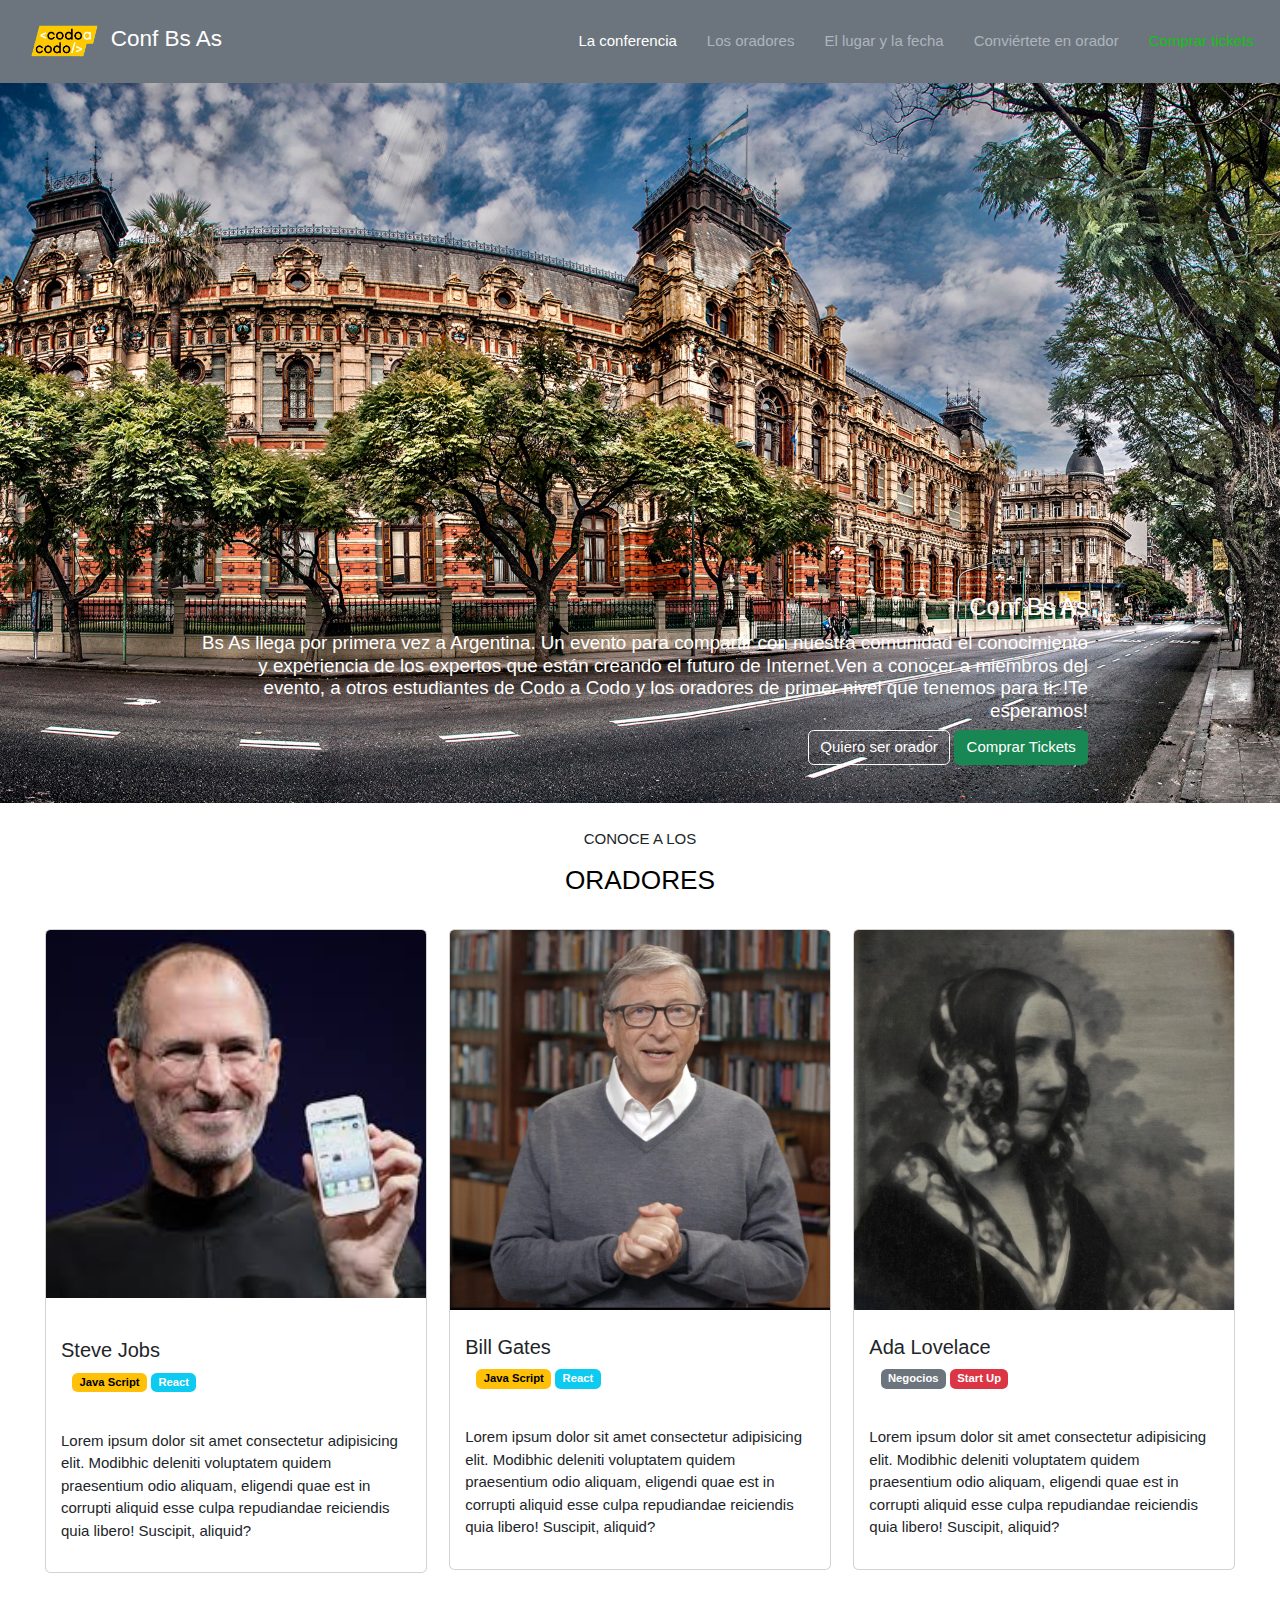
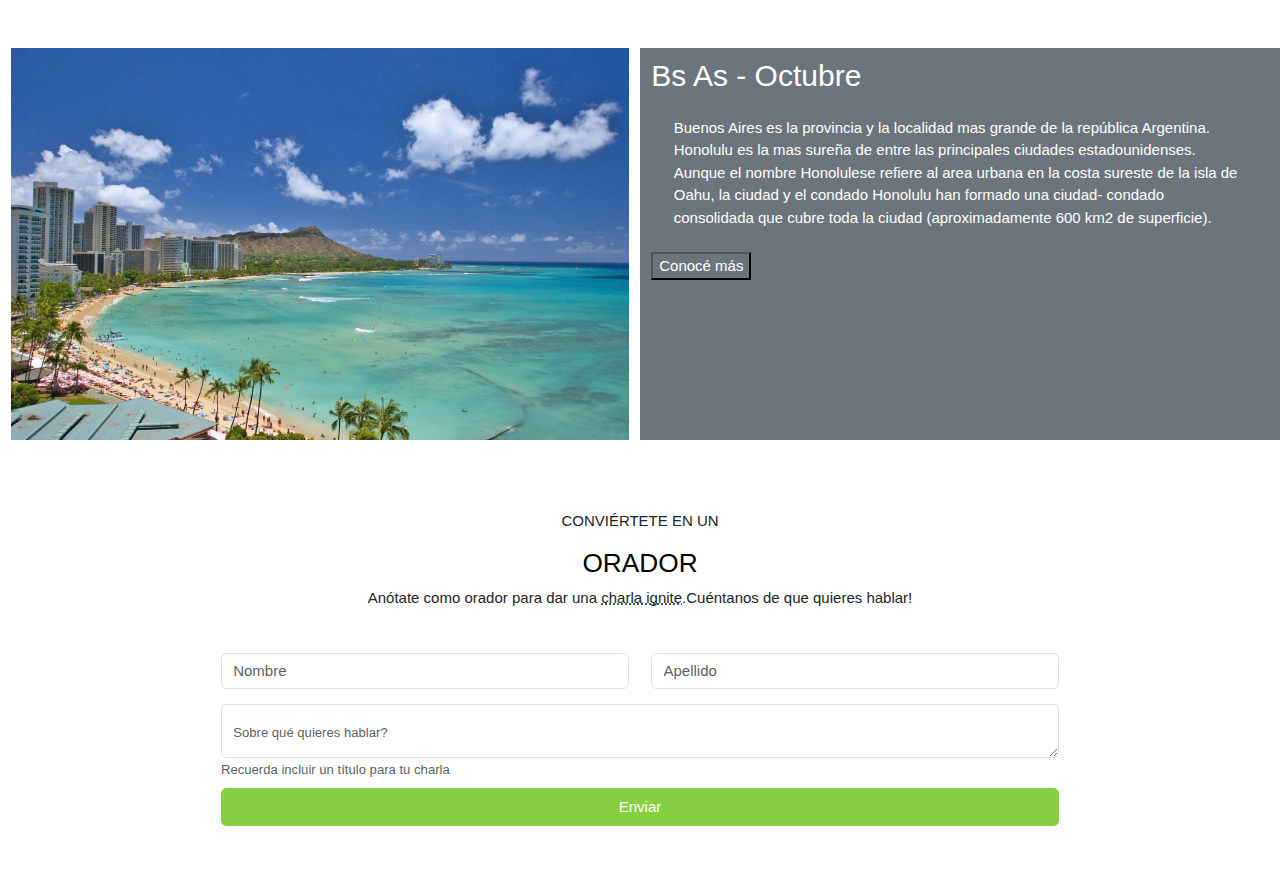
<file: index.html>
<!DOCTYPE html>
<html lang="es">
<head>
    <meta charset="UTF-8">
    <meta http-equiv="X-UA-Compatible" content="IE=edge">
    <meta name="viewport" content="width=device-width, initial-scale=1.0">
    <link href="https://cdn.jsdelivr.net/npm/bootstrap@5.1.3/dist/css/bootstrap.min.css" rel="stylesheet">
    <script src="https://cdn.jsdelivr.net/npm/bootstrap@5.1.3/dist/js/bootstrap.bundle.min.js"></script>
    <link rel="stylesheet" href="https://www.w3schools.com/w3css/4/w3.css">
    <link rel="stylesheet" href="https://www.w3schools.com/lib/w3-colors-2018.css">
    
    
    <title>TP Integrador</title>
</head>
<body>                 
                            <nav class="container-fluid navbar navbar-expand-lg navbar-dark bg-secondary"> 
                               <div class="container-fluid ">  
                                   <div class="nav d-inline-flex p-2 text-white" > 
                                    <img class="img-fluid" src="img/codoacodo.png" width="20%" alt="Responsive image">
                                    <h6 class=" fs-4 text-white ">Conf Bs As</h6>
                                            </div>
                                          <ul class="nav justify-content-end">
                                            <li class="nav-item"><a href="#" class="nav-link active" aria-current="page" style="color:#fff">La conferencia</a></li>
                                            <li class="nav-item"><a href="#" class="nav-link" style="color:  #adb5bd">Los oradores</a></li>
                                            <li class="nav-item"><a href="#" class="nav-link" style="color:  #adb5bd">El lugar y la fecha</a></li>
                                            <li class="nav-item"><a href="#" class="nav-link" style="color:  #adb5bd" >Conviértete en orador</a></li>
                                            <li class="nav-item"><a href="tickets.html" class="nav-link" style="color: rgb(19, 194, 19) ">Comprar tickets</a></li> 
                                          </ul>
                                </div> 
                              </nav>
                    </div>
          <!-- se fue el style que desentonaba me rendí con la imagen y salio carrousel-->    
            
    </nav>
    <div class="carousel slide col" data-bs-ride="carousel">
        <div class="carousel-inner">
            <div class="carousel-item active">
                <img src="./img/ba1.jpg" alt="BsAs" class="d-block" style="width: 100%;">
                <div class="carousel-caption text-end">
                  <h3>Conf Bs As</h3>
                  <p class="h5">
                        Bs As llega por primera vez a Argentina. Un evento para compartir con nuestra comunidad el conocimiento y experiencia de los expertos que están creando el futuro de Internet.Ven a conocer a miembros del evento, a otros estudiantes de Codo a Codo y los oradores de primer nivel que tenemos para ti. !Te esperamos!
                    </p>
                    <button class="btn btn-outline-secondary" style="color: white; border-color: white;">Quiero ser orador</button>
					<button class="btn btn-success">Comprar Tickets</button>
                </div>
            </div>
        </div>  
    </div>    

                       <div class="container-fluid  text.secondary text-center" style="padding:25px">
                           <p class="fs-6 ">CONOCE A LOS</p>
                           <p class="h3 text-black">ORADORES</p>
                          </div>
                       </div>       
     <div class="container-fluid px-sm-5">
               <div class="row ">           
                      <div class="col sm-4 justify-content-center"> 
                         <div class="card g-0" >
                             <img class="card-img-top mb-3" src="img/steve.jpg" alt="Responsive image" class="img-fluid" > 
                               <div class="card-body">
                                 <h4 class="card-title ">Steve Jobs</h4>
                                   <div class="container mt-2"> 
                                     <span class="badge bg-warning text-black">Java Script</span>
                                     <span class="badge bg-info">React</span>
                                   </div>
                                  <p class="card-text"><p><br>Lorem ipsum dolor sit amet consectetur adipisicing elit. Modibhic deleniti voluptatem quidem praesentium odio aliquam, eligendi quae est in corrupti aliquid esse culpa repudiandae reiciendis quia libero! Suscipit, aliquid?</p>
                               </div>
                           </div>
                        </div>  
                         <div class="col sm-4 justify-content-center">
                            <div class="card g-0" >
                                <img class="card-img-top" src="img/bill.jpg" alt=" Responsive image">
                                  <div class="card-body">
                                    <h4 class="card-title">Bill Gates</h4>
                                      <div class="container mt-2"> 
                                        <span class="badge bg-warning text-black">Java Script</span>
                                        <span class="badge bg-info">React</span>
                                      </div>
                                     <p class="card-text"><p><br>Lorem ipsum dolor sit amet consectetur adipisicing elit. Modibhic deleniti voluptatem quidem praesentium odio aliquam, eligendi quae est in corrupti aliquid esse culpa repudiandae reiciendis quia libero! Suscipit, aliquid?</p>
                                  </div>
                              </div>
                          </div>   
                          <div class="col sm-4 justify-content-center"> 
                            <div class="card g-0 " > 
                                 <img class="card-img-top" src="img/ada.jpeg" class="img-fluid" alt=" Responsive image">
                                   <div class="card-body ">
                                     <h4 class="card-title">Ada Lovelace</h4>
                                       <div class="container mt-2">                          
                                         <span class="badge bg-secondary">Negocios</span>
                                         <span class="badge bg-danger">Start Up</span> 
                                      </div>                         
                                     <p class="card-text"><p><br>Lorem ipsum dolor sit amet consectetur adipisicing elit. Modibhic deleniti voluptatem quidem praesentium odio aliquam, eligendi quae est in corrupti aliquid esse culpa repudiandae reiciendis quia libero! Suscipit, aliquid?</p>
                                  </div>
                               </div>   
                           </div>
                   </div>                       
    </div>    
         <div class="container-fluid pt-4">
           <div class="row justify-content-start py-5">
                <div class="col-6 mt-2">
                 <img src="img/honolulu.jpg" class="img-fluid" alt="homolulu ">
                </div>
            <div class="col-6  mt-2 bg-secondary text-white">
             <h2>Bs As - Octubre</h2>
               <p class="m-4">Buenos Aires es la provincia y la localidad mas grande de la república Argentina. Honolulu es la mas
                  sureña de entre las principales ciudades estadounidenses. Aunque el nombre Honolulese refiere al area
                  urbana en la costa sureste de la isla de Oahu, la ciudad y el condado Honolulu han formado una ciudad-
                  condado consolidada que cubre toda la ciudad (aproximadamente 600 km2 de superficie).</p>
                <div>
                  <div class="col  text-align: center ">
                    <a href="#" class="link-dark">
                        <button  type="button" class=" border: 2px solid bg-secondary btn-sm text-white" >Conocé más</button>
                  </a>
                  </div>  
              </div>
            </div>
           </div>
         </div>
                <div class="container-fluid  text.secondary text-center" style="padding:25px; ">
                   <div class="row "> 
                      <p class="fs-6">CONVIÉRTETE EN UN</p> 
                      <p class="h3 text-black">ORADOR</p>
                      <p>Anótate como orador para dar una <span><abbr title="">charla ignite</abbr></span>.Cuéntanos de que quieres hablar!</p>
        
                   <!--   <p class="fs-6" id="form ">CONVIÉRTETE EN</p>
                     <p class="h1 text-black">ORADOR</p>
                     <p>Anótate como orador para dar una "charla ignite". Cuéntanos de que quieres hablar!</p>-->
                    </div>        
                 </div> 
                                   
             <div class="container   ">
      
         <div class="w-75 m-auto">
          <form class="mt-1 " action="" method="post">
                 <div class="mb-2">
                    <div class="row">
                        <div class="form-group col-md-6 ">
                          
                            <input type="text" name="nombre"  class="form-control" placeholder="Nombre">
                        </div>
                        <div class="col-md-6">
                            <input type="text" name="apellido" class="form-control" placeholder="Apellido">
                        </div>
                    </div>
                 </div>
                 <div class="form-floating mb-2 mt-3">
                       <textarea class="form-control "  rows="5"  name="text" placeholder="Comment goes here"></textarea>
                       <label for="comment" class="form-text text-muted">Sobre qué quieres hablar?</label>
                     
                       <small id="ayudaEmail" class="form-text text-muted">Recuerda incluir un título para tu charla</small>
                   </div>                             
                             <!-- BOTON-->
                    <div class="d-grid gap-2">
                                    <!--  <div class=" row"> -->
                    <button type="button"  class="btn border-0 rounded  text-white p-2"style="background-color: rgb(135, 207, 64)"  >Enviar</button>
                     </div>



                     
           </form>
                  </div>  
  </div>                
  
             </div>


         <div class=" row mt-2 "> 
          
           <div class="container -fluid "> 
            <ul class="nav justify-content-between align-items-center w3-2018-sailor-blue">
              <li class="nav-item"><a href="#" class="nav-link px-5 text-white">Preguntas<br>frecuentes</a></li>
              <li class="nav-item"><a href="#" class="nav-link px-2 text-white">Contáctanos</a></li>
              <li class="nav-item"><a href="#" class="nav-link px-2 text-white">Prensa</a></li>
              <li class="nav-item"><a href="#" class="nav-link px-2 text-white">Conferencias</a></li>
              <li class="nav-item"><a href="#" class="nav-link px-2 text-white">Terminos y<br>condiciones</a></li>
              <li class="nav-item"><a href="#" class="nav-link px-2 text-white">Privacidad</a></li>
              <li class="nav-item"><a href="#" class="nav-link px-5 text-white">Estudiantes</a></li>
            </ul>
          </div>  
         </div>
       

      
</body>
</html>
</file>
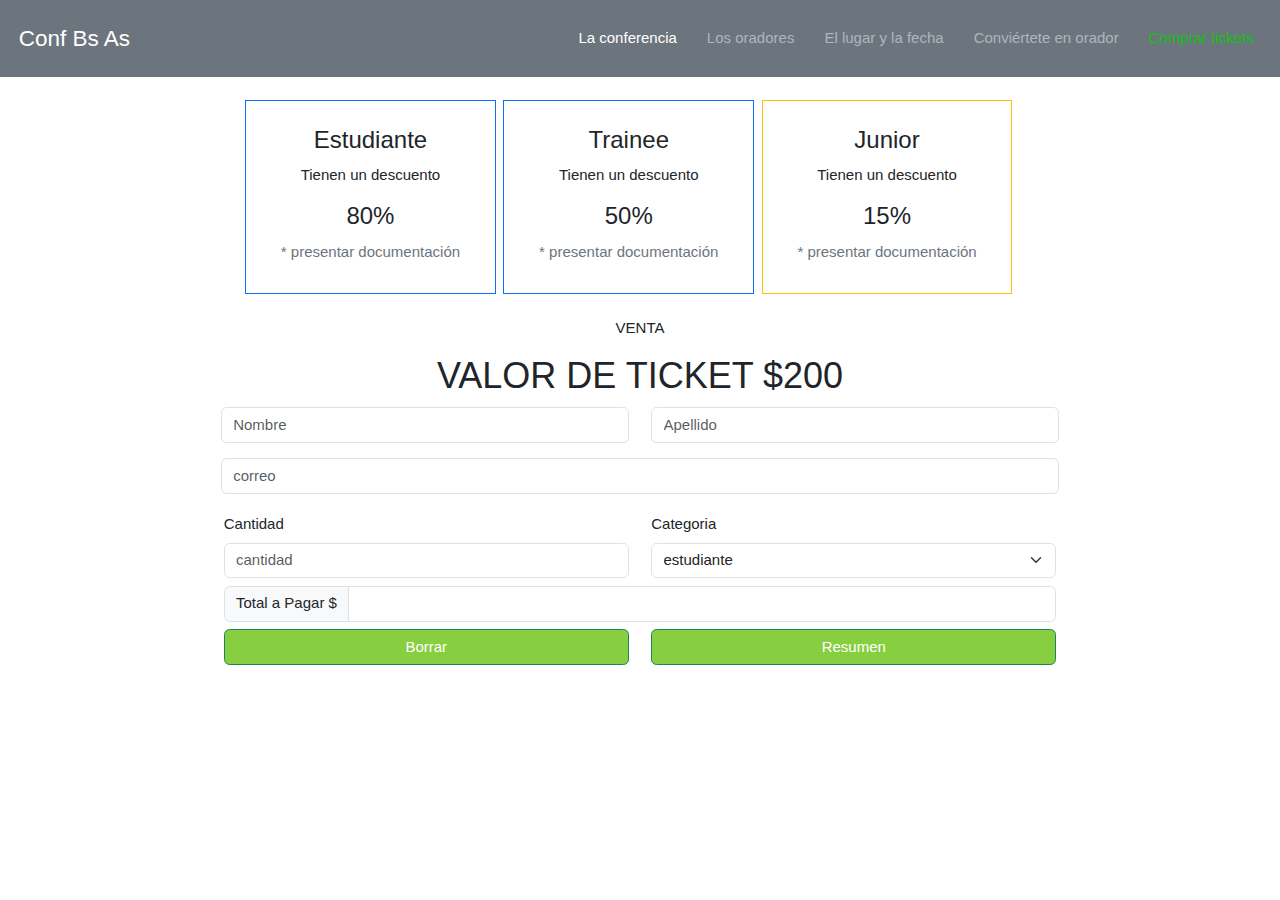
<file: tickets.html>
<!DOCTYPE html>
<html lang="es">
<head>
    <meta charset="UTF-8">
    <meta http-equiv="X-UA-Compatible" content="IE=edge">
    <meta name="viewport" content="width=device-width, initial-scale=1.0">
    <link href="https://cdn.jsdelivr.net/npm/bootstrap@5.1.3/dist/css/bootstrap.min.css" rel="stylesheet">
    <script src="https://cdn.jsdelivr.net/npm/bootstrap@5.1.3/dist/js/bootstrap.bundle.min.js"></script>
    <link rel="stylesheet" href="https://www.w3schools.com/w3css/4/w3.css">
    <link rel="stylesheet" href="https://www.w3schools.com/lib/w3-colors-2018.css">
    
    
    
    <title>TP Integrador</title>
</head>
<body> 
    
   <script src="js/boton.js"> </script>


            <nav class="container-fluid navbar navbar-expand-lg navbar-dark bg-secondary"> 
                <div class="container-fluid ">  
                    <div class="nav d-inline-flex p-2 text-white" > 
                        <h6 class=" fs-4 text-white ">Conf Bs As</h6>
                    </div>
                    <ul class="nav justify-content-end">
                      <li class="nav-item"><a href="#" class="nav-link active" aria-current="page" style="color:#fff">La conferencia</a></li>
                      <li class="nav-item"><a href="#" class="nav-link" style="color:  #adb5bd">Los oradores</a></li>
                      <li class="nav-item"><a href="#" class="nav-link" style="color:  #adb5bd">El lugar y la fecha</a></li>
                      <li class="nav-item"><a href="#" class="nav-link" style="color:  #adb5bd" >Conviértete en orador</a></li>
                      <li class="nav-item"><a href="index.html" class="nav-link" style="color: rgb(19, 194, 19)">Comprar tickets</a></li> 
                    </ul>
                 </div> 
             </nav>

  <div class="container-fluid row">
       <div class="col"></div>
          <div class="col text-center border border-primary my-4 mx-1 p-3">
              <h3>Estudiante</h3>
              <p>Tienen un descuento</p>
              <h3>80%</h3>
               <p class="text-secondary">* presentar documentación</p>
          </div>
          <div class="col text-center border border-primary my-4 mx-1 p-3">
              <h3>Trainee</h3>
              <p>Tienen un descuento</p>
              <h3>50%</h3>
              <p class="text-secondary">* presentar documentación</p>
          </div>
          <div class="col text-center border border-warning my-4 mx-1 p-3">
                <h3>Junior</h3>
                <p>Tienen un descuento</p>
                <h3>15%</h3>
                 <p class="text-secondary">* presentar documentación</p>
         </div>
     <div class="col"></div>
  </div>
  <!--Valor de los tickests falta negrita -->
 <div class="container-fluid"><p class="text-uppercase text-center" id="venta">Venta</p></div>
 <div class="container-fluid"><h1 class="text-uppercase text-center">Valor de Ticket $200</h2></div>


             <div class="container   ">
      
                <div class="w-75 m-auto">
                 <form class="mt-1 " action="" method="post">
                     <div class="mb-2">
                        <div class="row">
                           <div class="form-group col-md-6 ">        
                              <input type="text" class="form-control" id="name"   placeholder="Nombre">
                           </div>
                          <div class="col-md-6">
                             <input type="text"class="form-control" id="lname"  placeholder="Apellido">
                            </div>
                         </div>
                     </div>                       
                      <div class="mb-3 mt-3">
                       <input type="email" class="form-control" id="email" placeholder="correo" name="email">
                      </div>                     
                                   
                  </form>
                         </div>  
         </div>                
         
                    </div>

<div class="container   ">
      
    <div class="row">
    
      
       
        
     <div class="w-75 m-auto">
         <form class="mt-1 " action="" method="post">
                <div class="mb-2">
                   <div class="row">
                       <div class="form-group col-md-6 ">
                        <label for="sel1" class="form-label">Cantidad</label>
                        <input type="text" name="cantidad"  class="form-control"  id= "cantidad"placeholder="cantidad">
                       </div>
                       <div class="col-md-6">
                        <form action="/action_page.php">
                            <label for="sel1" class="form-label">Categoria</label>
                              <select class="form-select" id="sel1" name="sellist1">
                                <option>estudiante</option>
                                <option>trainee</option>
                                <option>junior</option>
                            </select>
                       </div>
                   </div>
                </div>
        
                
                <!-- agrego TOTAL A PAGAR-->
                <div class="row">
                  <div class="TotalAPagar" >
                        <div class="input-group">
                            <span class="input-group-text">Total a Pagar $</span>
                            <input type="text " class="form-control" id="totalAPagar" placeholder="" name="TotalApagar"
                                 readonly>
                        </div>
                    </div>
                </div> 
                <div class="row my-2">
        
        
                    <div class="col d-grid">
                        <input type="reset" class="btn btn-success" style="background-color: rgb(135, 207, 64)" value="Borrar" ></button>
                    </div>
                    <div class="col d-grid">
                        <input type="button" class="btn btn-success" id="resumen" style="background-color: rgb(135, 207, 64)" value="Resumen" onclick="calcularPrecio()" ></button>
                    </div>
                  </div>
             </div>                  
       </div> 
 </div>


             <div class=" row mt-2 "> 
          
                <div class="container -fluid "> 
                 <ul class="nav justify-content-between align-items-center w3-2018-sailor-blue">
                   <li class="nav-item"><a href="#" class="nav-link px-5 text-white">Preguntas<br>frecuentes</a></li>
                   <li class="nav-item"><a href="#" class="nav-link px-2 text-white">Contáctanos</a></li>
                   <li class="nav-item"><a href="#" class="nav-link px-2 text-white">Prensa</a></li>
                   <li class="nav-item"><a href="#" class="nav-link px-2 text-white">Conferencias</a></li>
                   <li class="nav-item"><a href="#" class="nav-link px-2 text-white">Terminos y<br>condiciones</a></li>
                   <li class="nav-item"><a href="#" class="nav-link px-2 text-white">Privacidad</a></li>
                   <li class="nav-item"><a href="#" class="nav-link px-5 text-white">Estudiantes</a></li>
                 </ul>
               </div>  
              </div>
            
     
                  
</body>
</html>
</file>
